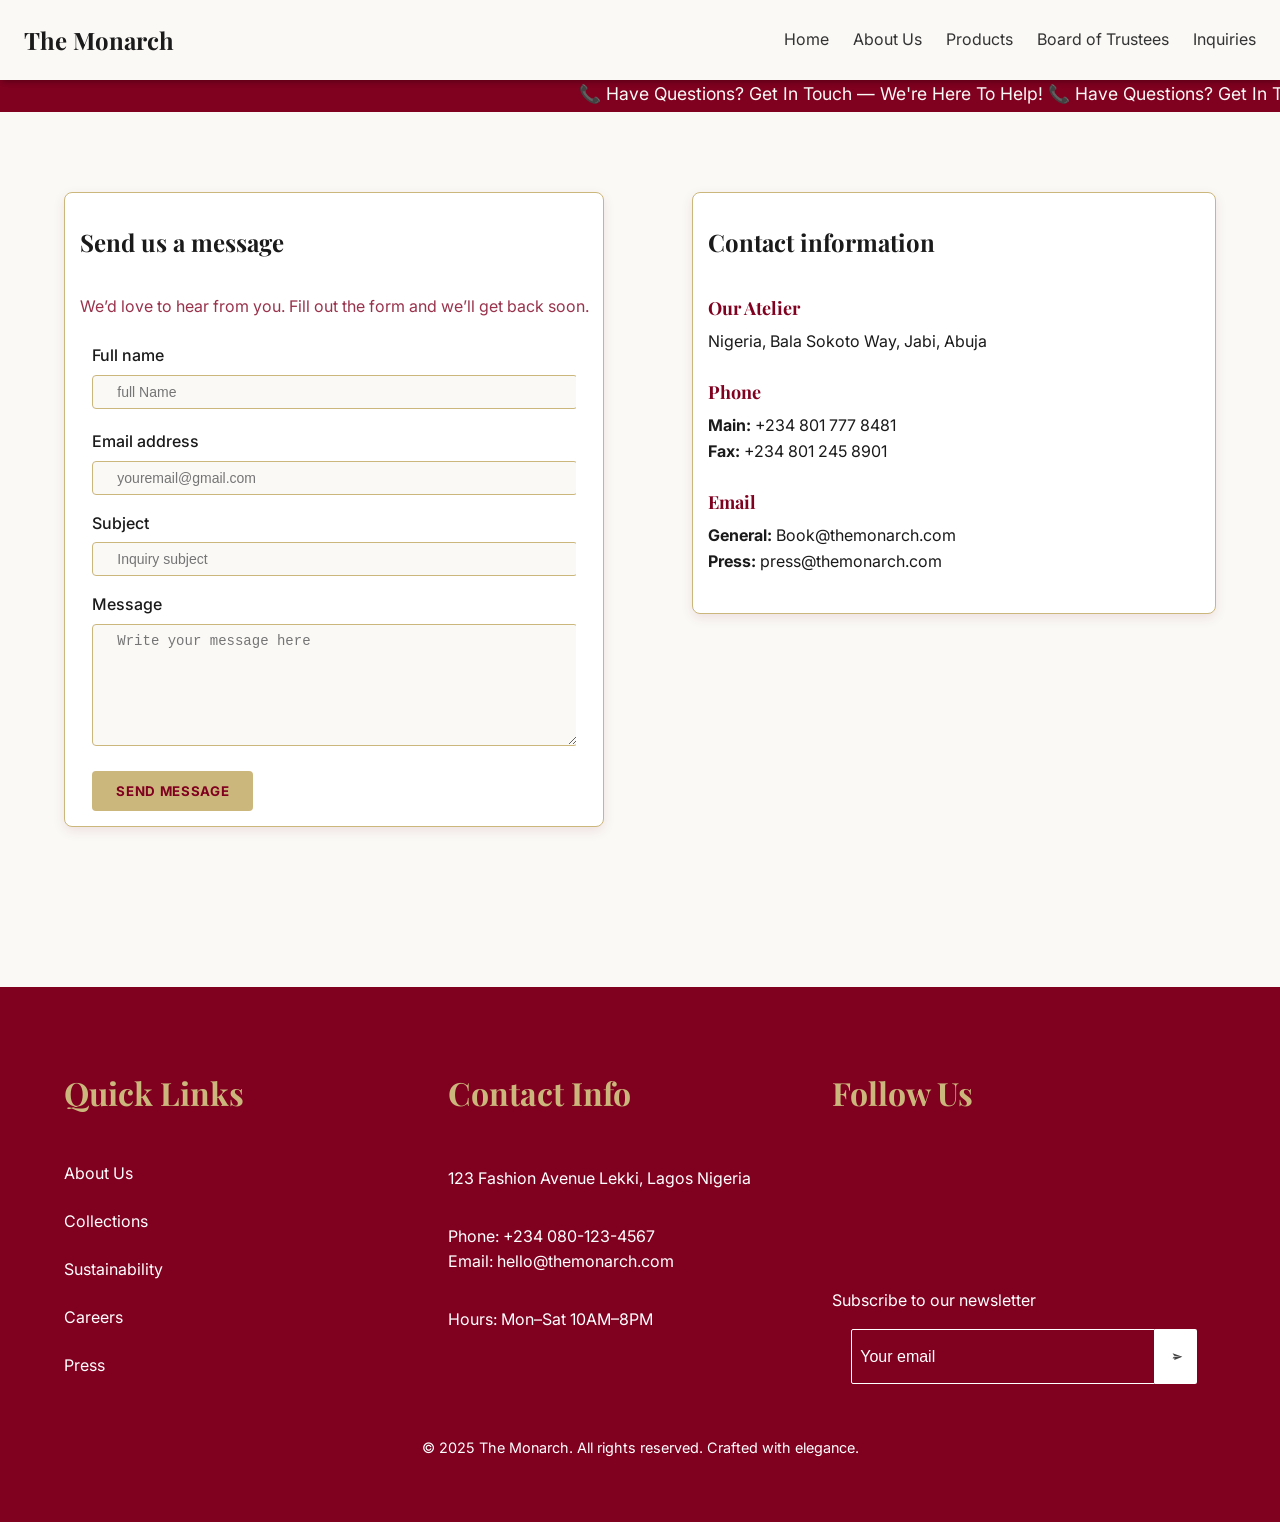
<file: contact.html>
<!DOCTYPE html>
<html lang="en">
  <head>
    <meta charset="UTF-8" />
    <meta name="viewport" content="width=device-width, initial-scale=1" />
    <title>The Monarch — Contact</title>
    <link rel="preconnect" href="https://fonts.googleapis.com" />
    <link rel="preconnect" href="https://fonts.gstatic.com" crossorigin />
  <link rel="stylesheet" href="./monarch_utilities.css" />
    <link
      href="https://fonts.googleapis.com/css2?family=Playfair+Display:wght@500;700&family=Inter:wght@400;500;600&display=swap"
      rel="stylesheet"
    />
    <link rel="stylesheet" href="./contact/style.css" />
  </head>
  <body>

  <link rel="stylesheet" href="./header/site-header.css">
  <header id="header" class="site-header" data-page="trustees"></header>
    <link rel="stylesheet" href="./assets/marquee.css">
    <div class="marquee" data-page="contact"></div>
    <script src="./assets/data.js"></script>
    <script src="./assets/marquee.js"></script>
  <script src="./header/site-header.js"></script>

    <main  class="page-wrapper">
      <!-- left: send us a message -->
      <div class="flex">
        <section class="contact-card" aria-labelledby="form-title">
          <h2 id="form-title">Send us a message</h2>
          <p class="subtitle">
            We’d love to hear from you. Fill out the form and we’ll get back
            soon.
          </p>

          <form action="#" method="post" novalidate>
            <div class="grid-2">
              <div>
                <label for="fullName">Full name</label>
                <input
                  id="fullName"
                  name="fullName"
                  type="text"
                  placeholder="full Name"
                  required
                />
              </div>
              <div>
                <label for="email">Email address</label>
                <input
                  id="email"
                  name="email"
                  type="email"
                  placeholder="youremail@gmail.com"
                  required
                />
              </div>
            </div>

            <div style="margin-top: 16px">
              <label for="subject">Subject</label>
              <input
                id="subject"
                name="subject"
                type="text"
                placeholder="Inquiry subject"
              />
            </div>

            <div style="margin-top: 16px">
              <label for="message">Message</label>
              <textarea
                id="message"
                name="message"
                placeholder="Write your message here"
              ></textarea>
            </div>

            <div style="margin-top: 18px">
              <button class="btn" type="submit">SEND MESSAGE</button>
            </div>
          </form>
        </section>

        <!-- right: contact information -->
        <aside class="contact-card" aria-labelledby="info-title">
          <h2 id="info-title">Contact information</h2>

          <div class="info-group">
            <div class="info-item">
              <h3>Our Atelier</h3>
              <div>Nigeria, Bala Sokoto Way, Jabi, Abuja</div>
            </div>

            <div class="info-item">
              <h3>Phone</h3>
              <div><strong>Main:</strong> +234 801 777 8481</div>
              <div><strong>Fax:</strong> +234 801 245 8901</div>
            </div>

            <div class="info-item">
              <h3>Email</h3>
              <div><strong>General:</strong> Book@themonarch.com</div>
              <div><strong>Press:</strong> press@themonarch.com</div>
            </div>
          </div>
        </aside>
      </div>
    </main>

    <link rel="stylesheet" href="./footer/footer.css" />
  <footer id="footer" data-page="home"></footer>
  <script src="./footer/footer.js"></script>
  </body>
</html>
</file>
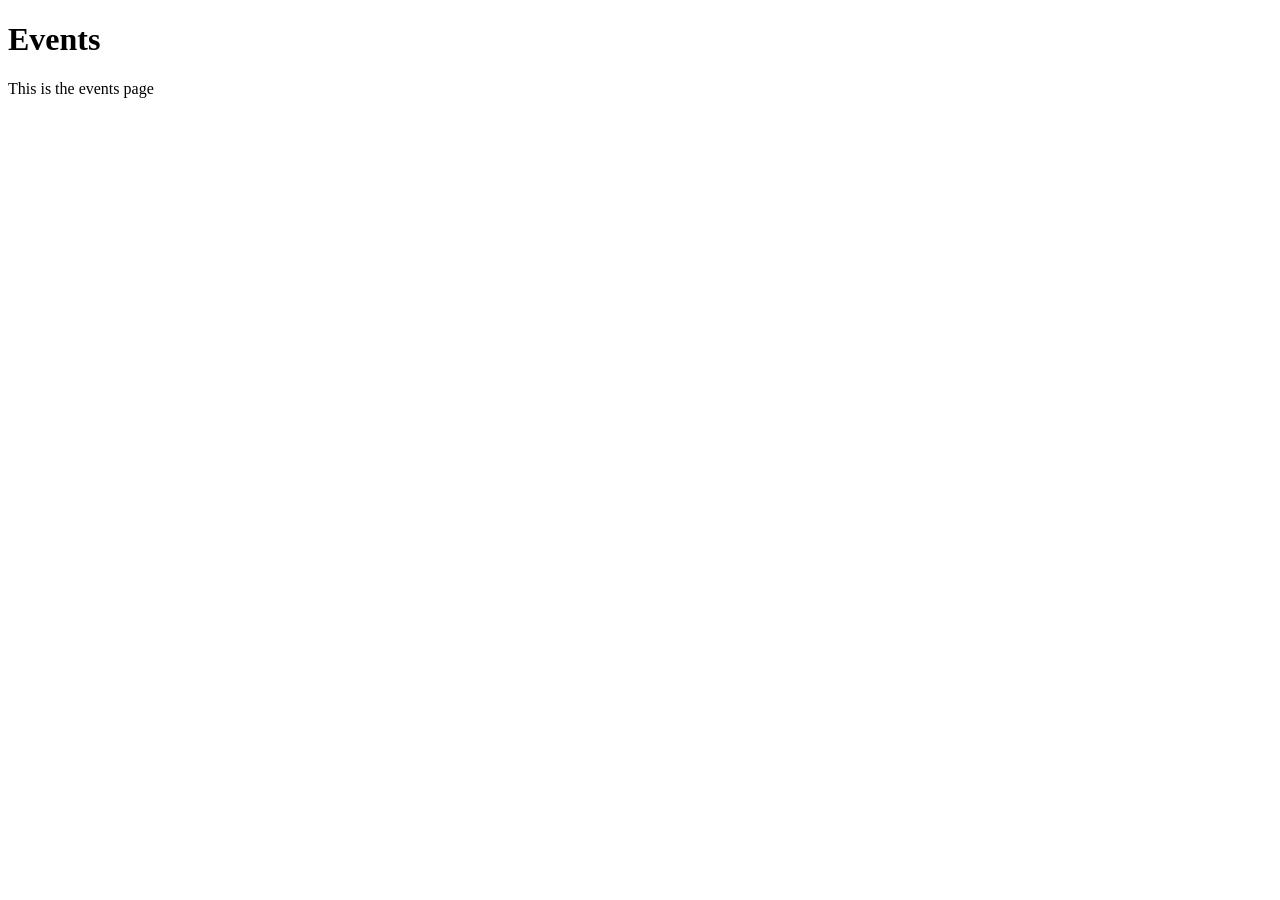
<file: events.html>
<!DOCTYPE html>
<html lang="en">
  <head>
    <meta charset="UTF-8" />
    <meta name="viewport" content="width=device-width, initial-scale=1.0" />
    <title>Events Page</title>
  </head>
  <body>
    <h1>Events</h1>
    <p>This is the events page</p>
  </body>
</html>
</file>
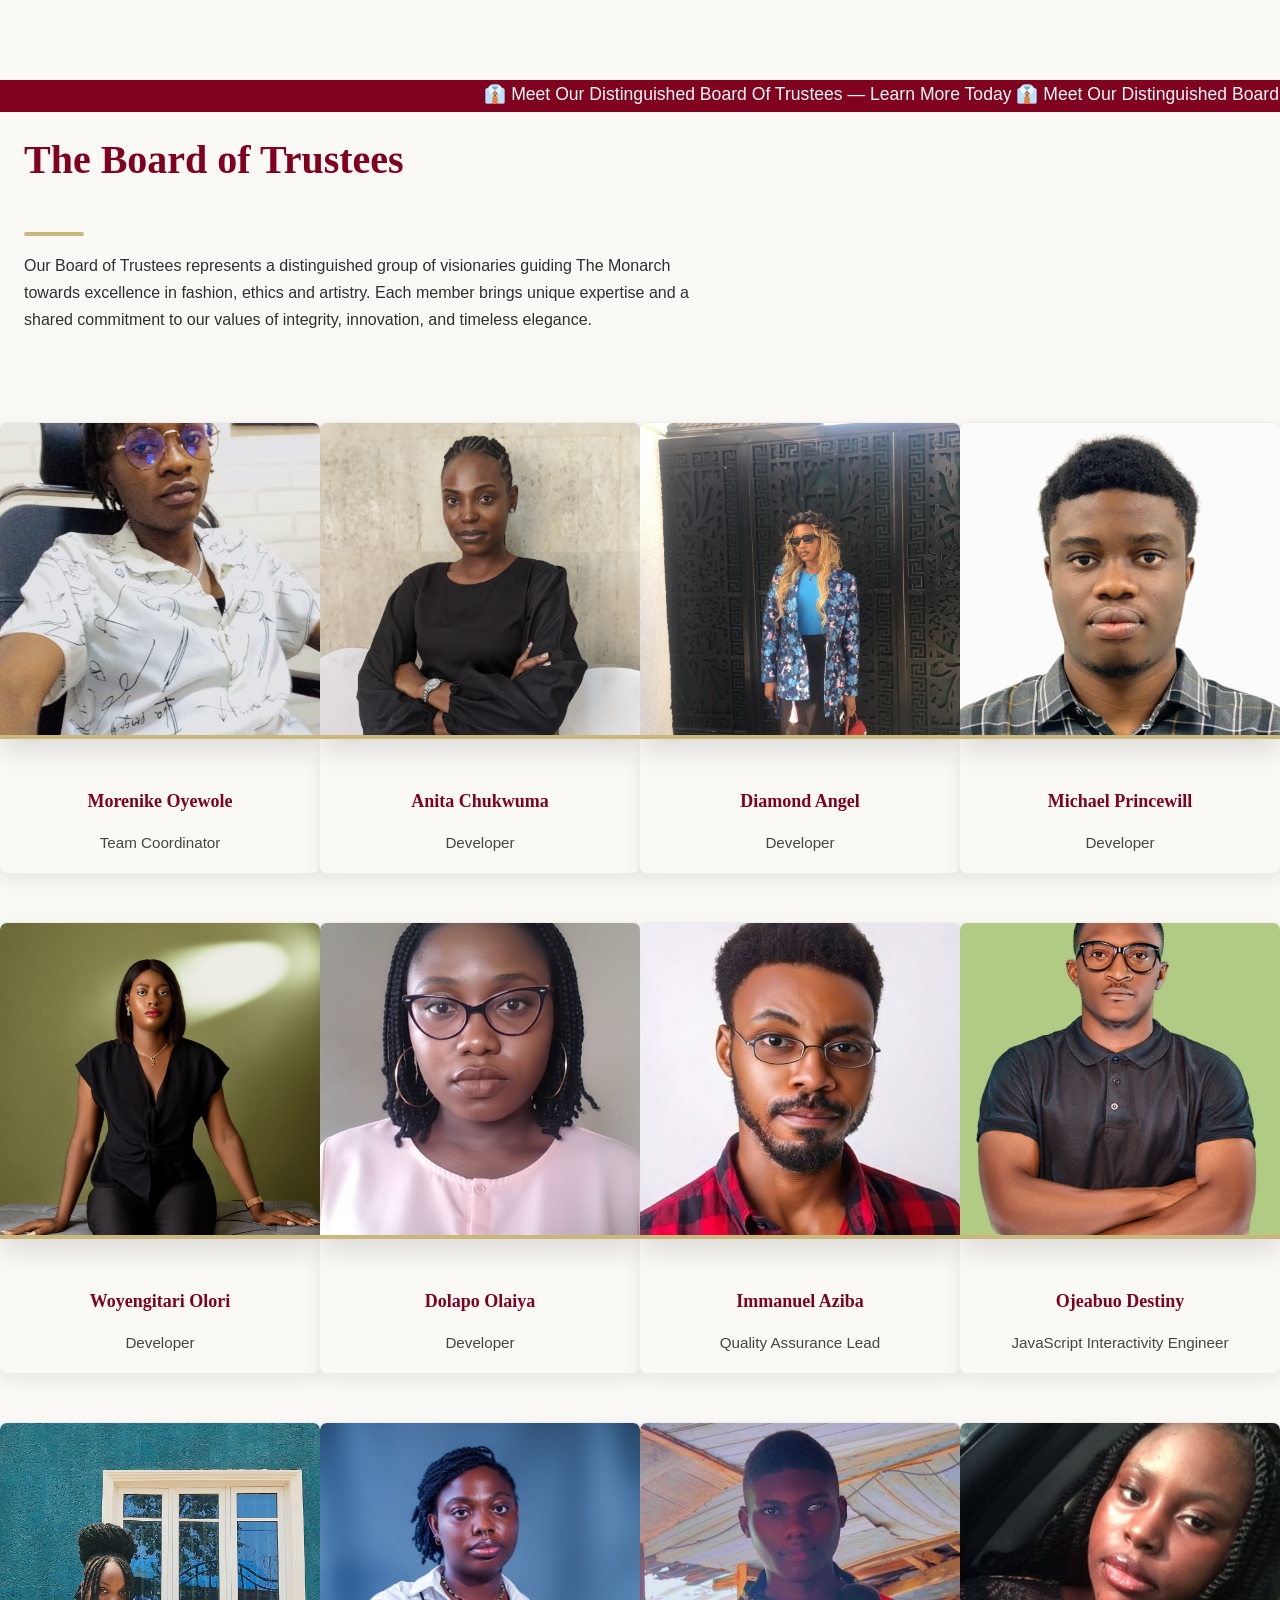
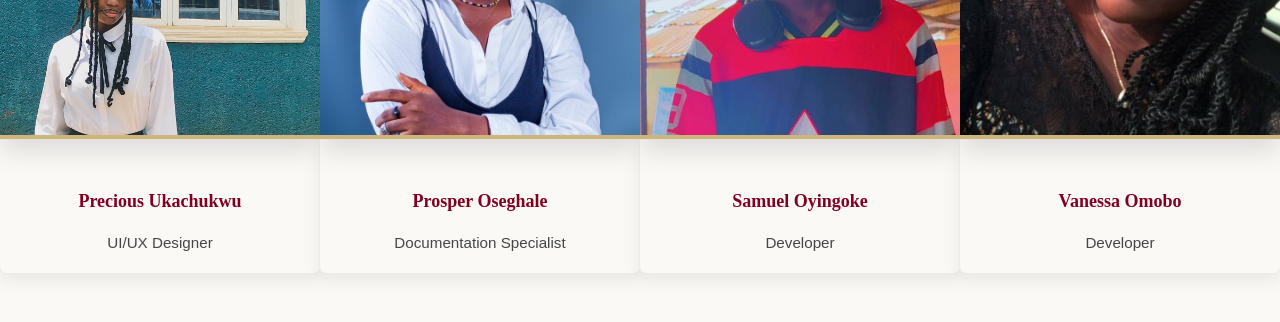
<file: board-of-trustees/board-of-trustees.html>
<!DOCTYPE html>
<html lang="en">
<head>
  <meta charset="UTF-8" />
  <meta name="viewport" content="width=device-width, initial-scale=1.0" />
  <title>Board of Trustees | Monarch Fashion</title>
  <link rel="stylesheet" href="../monarch_utilities.css" />
  <link rel="stylesheet" href="board-of-trustees.css" />
</head>
<body>
  
  <!-- Global Marquee -->
  <link rel="stylesheet" href="../assets/marquee.css">
  <div class="marquee" data-page="trustees"></div>
  <script src="../assets/data.js"></script>
  <script src="../assets/marquee.js"></script>

  
  <div class="page-wrapper">

    <header class="section-wrapper board-header">
      <h1 class="board-header">The Board of Trustees</h1>
      <hr class="divider"/>
      <p class="board-p">
        Our Board of Trustees represents a distinguished group of visionaries guiding The Monarch towards excellence in fashion, ethics and artistry. 
        Each member brings unique expertise and a shared commitment to our values of integrity, innovation, and timeless elegance.
      </p>
    </header>

  <section class="team-section section-wrapper">
    <div class="team-grid">
    <div class="member-card" data-member="1">
      <img src="Images/Morenike-Oyewole.jpg" alt="Morenike Oyewole" class="member-img">
      <div class="member-info">
        <h3 class="member-name">Morenike Oyewole</h3>
        <p class="member-role">Team Coordinator</p>
      </div>
    </div>

    <div class="member-card" data-member="2">
      <img src="Images/Anita Professional Pic .jpg" alt="Anita Chukwuma" class="member-img">
      <div class="member-info">
        <h3 class="member-name">Anita Chukwuma</h3>
        <p class="member-role">Developer</p>
      </div>
    </div>

    <div class="member-card" data-member="3">
      <img src="Images/DIAMOND ANGEL .jpg" alt="Diamond Angel" class="member-img">
      <div class="member-info">
        <h3 class="member-name">Diamond Angel</h3>
        <p class="member-role">Developer</p>
      </div>
    </div>

    <div class="member-card" data-member="4">
      <img src="Images/MICHAEL_PRINCEWILL.PNG" alt="Michael Princewill" class="member-img">
      <div class="member-info">
        <h3 class="member-name">Michael Princewill</h3>
        <p class="member-role">Developer</p>
      </div>
    </div>

    <div class="member-card" data-member="5">
      <img src="Images/Woyengitari Olori.jpg" alt="Woyengitari Olori" class="member-img">
      <div class="member-info">
        <h3 class="member-name">Woyengitari Olori</h3>
        <p class="member-role">Developer</p>
      </div>
    </div>

    <div class="member-card" data-member="6">
      <img src="Images/Dolapo Olaiya.png" alt="Dolapo Olaiya" class="member-img">
      <div class="member-info">
        <h3 class="member-name">Dolapo Olaiya</h3>
        <p class="member-role">Developer</p>
      </div>
    </div>

    <div class="member-card" data-member="7">
      <img src="Images/Manny Aziba Profile Pic 1.jpg" alt="Immanuel Aziba" class="member-img">
      <div class="member-info">
        <h3 class="member-name">Immanuel Aziba</h3>
        <p class="member-role">Quality Assurance Lead</p>
      </div>
    </div>

    <div class="member-card" data-member="8">
      <img src="Images/OJEABUO EMMANUEL (Richies).jpg" alt="Ojeabuo Destiny" class="member-img">
      <div class="member-info">
        <h3 class="member-name">Ojeabuo Destiny</h3>
        <p class="member-role">JavaScript Interactivity Engineer</p>
      </div>
    </div>

    <div class="member-card" data-member="9">
      <img src="Images/Precious Ukachukwu.jpg" alt="Precious Ukachukwu" class="member-img">
      <div class="member-info">
        <h3 class="member-name">Precious Ukachukwu</h3>
        <p class="member-role">UI/UX Designer</p>
      </div>
    </div>

    <div class="member-card" data-member="10">
      <img src="Images/Prosper OSEGHALE(Minnie Oladepo).jpg" alt="Prosper Oseghale" class="member-img">
      <div class="member-info">
        <h3 class="member-name">Prosper Oseghale</h3>
        <p class="member-role">Documentation Specialist</p>
      </div>
    </div>

    <div class="member-card" data-member="11">
      <img src="Images/Samuel Oyingoke.jpg" alt="Samuel Oyingoke" class="member-img">
      <div class="member-info">
        <h3 class="member-name">Samuel Oyingoke</h3>
        <p class="member-role">Developer</p>
      </div>
    </div>

    <div class="member-card" data-member="12">
      <img src="Images/Vanessa Omobo.jpg" alt="Vanessa Omobo" class="member-img">
      <div class="member-info">
        <h3 class="member-name">Vanessa Omobo</h3>
        <p class="member-role">Developer</p>
      </div>
    </div>
  </section>
</div>

  <!-- Modal -->
<div id="member-modal" class="modal-overlay">
  <div class="modal-content">
    <button class="modal-close-btn">&times;</button>
    
    <img id="modal-img" class="modal-img" alt="Member photo" />
    
    <div class="modal-info">
      <h2 id="modal-name" class="modal-name"></h2>
      <h4 id="modal-role" class="modal-role"></h4>
      <p id="modal-bio" class="modal-bio"></p>
    </div>
  </div>
</div>

<script src="board-of-trustees.js"></script>
</body>
</html>
</file>
<file: monarch_utilities.css>
/*
 * MONARCH FASHION WEBSITE - STYLING CONSISTENCY UTILITIES 
  * Role: Styling Consistency (CSS Foundation)
 * Focus: Unified structural properties for shared components (Card, Button, Modal).
 *
 * CRITICAL RULE: This file defines non-color structural properties and color variables.
 * It DOES NOT set background-color, border-color, or text color on components.
 * Developers must use the color variables in their component-specific CSS to define
 * the appearance (e.g., set .primary-btn { background-color: var(--color-burgundy); }).
 */

/* --- 1. CORE COLOR & TYPOGRAPHY VARIABLES (Must be defined for consistency) --- */
:root {
    /* Color Palette Variables (Ensures everyone uses the approved shades) */
    --color-cream: #Faf9f6;          /* Faf9f6 */
    --color-burgundy: #800020;      /* 800020 */
    --color-gold: #CBB67b;          /* CBB67b */
    --color-text: #1a1a1a;          /* 1a1a1a (Deep Black for primary text) */

    /* Typography */
    --font-heading: 'Playfair Display', serif; /* Elegant font for titles and large text */
    --font-body: 'Inter', sans-serif;         /* Clean, modern font for body content and interface */
    --base-font-size: 16px;

    /* Spacing & Sizing */
    --spacing-xs: 0.5rem;
    --spacing-sm: 1rem;
    --spacing-md: 1.5rem;
    --spacing-lg: 2rem;
    --spacing-xl: 3rem;
    --border-radius: 0.5rem; /* Standard rounded corners */
    --transition-speed: 0.25s;
}

/* --- 2. BASE STYLES & TYPOGRAPHY --- */

/* Consistent look for all text and background */
body {
    font-family: var(--font-body);
    font-size: var(--base-font-size);
    color: var(--color-text);
    background-color: var(--color-cream);
    line-height: 1.6;
    margin: 0;
}

/* Consistent look for all headings (font usage) */
h1, h2, h3, h4, h5, h6 {
    font-family: var(--font-heading);
    color: var(--color-text);
    margin-top: var(--spacing-sm);
    margin-bottom: var(--spacing-sm);
}

/* --- 3. SHARED COMPONENTS: CARD (Based on product grid and board member layout) --- */

/* Defines universal padding, rounded corners, and a very subtle shadow. */
.card {
    display: flex;
    flex-direction: column;
    overflow: hidden; 
    border-radius: var(--border-radius);
    padding: var(--spacing-md); /* Consistent inner padding */
    box-shadow: 0 4px 10px rgba(0, 0, 0, 0.05); /* Subtle lift */
    background-color: white; /* Structural light background for contrast */
    height: 100%;
    transition: transform var(--transition-speed) ease-in-out;
    border: 1px solid rgba(0, 0, 0, 0.05); /* Very light boundary line, visible on cream background */
}

.card:hover {
    transform: translateY(-3px); /* Consistent lift on hover */
    box-shadow: 0 8px 15px rgba(0, 0, 0, 0.1);
}

/* --- 4. SHARED COMPONENTS: BUTTONS (Ensures consistent width, height, and responsiveness) --- */

/* Base button styling for all interactive elements (shape, padding, font structure) */
.btn {
    display: inline-flex;
    align-items: center;
    justify-content: center;
    min-width: 150px; /* Ensures a minimum click target size based on sample site look */
    padding: 0.75rem 1.75rem; /* Consistent vertical and horizontal padding */
    border: 2px solid; /* Mandatory 2px border, color to be defined by page-specific CSS */
    border-radius: var(--border-radius);
    font-family: var(--font-body);
    font-weight: 600; /* Semi-bold for high visibility */
    text-transform: uppercase;
    letter-spacing: 0.05em; /* Subtle spacing for luxury feel */
    text-decoration: none;
    cursor: pointer;
    transition: all var(--transition-speed) ease-in-out;
}

/* Primary Button Structure (Solid fill look) - COLOR MUST BE ADDED BY DEVELOPER */
.primary-btn {
    /* Developers MUST define: background-color, color, and border-color here (e.g., burgundy fill). */
    /* Structural defaults only — colors must be provided by component/theme CSS. */
    white-space: nowrap; /* Prevent label wrapping for consistent button shape */
    padding-inline: 1.75rem;
    padding-block: 0.75rem;
    align-items: center;
    justify-content: center;
    /* Use custom properties or component-specific CSS to supply colors and borders. */
}

.primary-btn:hover {
    opacity: 0.95; /* Consistent slight dimming on hover */
    transform: translateY(-1px);
    box-shadow: 0 4px 8px rgba(0, 0, 0, 0.1); /* Consistent hover shadow */
}

/* Secondary Button Structure (Outline look) - COLOR MUST BE ADDED BY DEVELOPER */
.secondary-btn {
    background-color: transparent; /* Ensures it is always an outline style */
    /* Developers MUST define: color and border-color here (e.g., gold text/border). */
}

.secondary-btn:hover {
    background-color: rgba(26, 26, 26, 0.05); /* Consistent subtle background on hover for outline buttons */
    opacity: 1;
}

/* --- 5. SHARED COMPONENTS: MODAL (Overlay and Content Container) --- */

/* The full-screen overlay for the modal (Structure only) */
.modal-overlay {
    position: fixed;
    top: 0;
    left: 0;
    width: 100%;
    height: 100%;
    background-color: rgba(0, 0, 0, 0.7); /* Consistent dark overlay */
    display: flex;
    justify-content: center;
    align-items: center;
    z-index: 1000;
    opacity: 0;
    visibility: hidden;
    transition: opacity var(--transition-speed) ease;
}

/* Class to show the modal (toggled by JavaScript) */
.modal-overlay.is-open {
    opacity: 1;
    visibility: visible;
}

/* The actual content box for the modal (Structure only) */
.modal-content {
    background-color: var(--color-cream);
    padding: var(--spacing-xl); /* Generous, consistent padding */
    border-radius: var(--border-radius);
    max-width: 700px; /* Consistent maximum width for detail views */
    max-height: 90%;
    overflow-y: auto;
    box-shadow: 0 10px 25px rgba(0, 0, 0, 0.3);
    transform: scale(0.95);
    transition: transform var(--transition-speed) ease;
    position: relative;
}

/* Consistent style for the close button within the modal */
.modal-close-btn {
    position: absolute;
    top: var(--spacing-md);
    right: var(--spacing-md);
    background: none;
    border: none;
    font-size: 1.5rem;
    cursor: pointer;
    color: var(--color-text);
    line-height: 1;
    transition: color var(--transition-speed) ease;
}

.modal-close-btn:hover {
    color: var(--color-burgundy); /* Using burgundy for the close icon hover is a safe, universal accent */
}

/* --- 6. LAYOUT WRAPPERS (New additions for page and section structure) --- */

/* Page Wrapper: Used to constrain the overall content width and center it on large screens. */
.page-wrapper {
    max-width: 1440px; /* Consistent max width for content readability on desktop */
    margin: 0 auto; /* Center the wrapper horizontally */
    padding: 0 var(--spacing-md); /* Consistent horizontal padding for mobile/tablet */
}

/* Section Wrapper: Used to define consistent vertical spacing between major page sections. */
.section-wrapper {
    padding-top: var(--spacing-xl); /* Generous top padding for separation */
    padding-bottom: var(--spacing-xl); /* Generous bottom padding for separation */
    /* Note: Use .page-wrapper inside this to constrain content, or apply this to content inside .page-wrapper. */
}
</file>
<file: contact/style.css>
/* Header */
header {
  display: flex;
  justify-content: space-between;
  align-items: center;
  padding: 24px 60px;
  background-color: #800020;
  color: #faf9f6;
}

.brand {
  display: flex;
  align-items: center;
  font-family: "Playfair Display", serif;
  font-size: 24px;
  font-weight: 700;
}

.brand-logo {
  background-color: #cbb67b;
  color: #800020;
  border-radius: 50%;
  width: 40px;
  height: 40px;
  display: grid;
  place-items: center;
  margin-right: 12px;
  font-weight: bold;
}

.nav a {
  margin-left: 24px;
  text-decoration: none;
  color: #faf9f6;
  font-weight: 500;
}

.nav a[aria-current="page"] {
  border-bottom: 2px solid #cbb67b;
}

/* Marquee */
.marquee-bar {
  background-color: #cbb67b;
  color: #800020;
  padding: 8px 0;
  font-weight: bold;
  text-align: center;
}

/* Main Layout */
/* main {
  display: flex;
  flex-wrap: wrap;
  gap: 40px;
  padding: 60px;
} */

/* Card Sections */
.contact-card {
  background-color: #fff;
  border: 1px solid #cbb67b;
  border-radius: 8px;
  box-shadow: 0 4px 12px rgba(128, 0, 32, 0.1);
  width: 100%;
  display: flex;
  flex-direction: column;
  flex-wrap: wrap;
  overflow: hidden;
  padding: .9rem;
}

form {
  width: 95%;
  margin: 0 auto;
  overflow: hidden;
}

.card h2 {
  font-size: 28px;
  margin-bottom: 12px;
  color: #800020;
}

.subtitle {
  margin-bottom: 24px;
  color: #800020;
  opacity: 0.8;
}

/* Form Styles */
form label {
  display: block;
  margin-bottom: 6px;
  font-weight: 500;
}

form input,
form textarea {
  width: 90%;
  line-height: 2rem;
  padding: 0 1.5rem;
  border: 1px solid #cbb67b;
  border-radius: 4px;
  background-color: #faf9f6;
  color: #800020;
  font-size: 14px;
}

form textarea {
  min-height: 120px;
  resize: vertical;
}

.grid-2 {
  display: flex;
  flex-direction: column;
  gap: 20px;
}

.btn {
  background-color: #cbb67b;
  color: #800020;
  border: none;
  padding: 12px 24px;
  font-weight: bold;
  border-radius: 4px;
  cursor: pointer;
  transition: background-color 0.3s ease;
}

.btn:hover {
  background-color: #b0a06a;
}

/* Contact Info */
.info-group .info-item {
  margin-bottom: 24px;
}

.info-item h3 {
  font-size: 18px;
  margin-bottom: 6px;
  color: #800020;
}

/* Footer */
footer {
  background-color: #800020;
  color: #faf9f6;
  padding: 40px 60px;
}

.footer-wrap {
  max-width: 1200px;
  margin: auto;
}

.footer-cols {
  display: flex;
  flex-wrap: wrap;
  gap: 40px;
}

.footer-cols h4 {
  color: #cbb67b;
  margin-bottom: 12px;
  font-size: 18px;
}

.footer-list {
  display: flex;
  flex-direction: column;
  gap: 8px;
}

.footer-list a,
.footer-list span {
  color: #faf9f6;
  text-decoration: none;
}

.footer-list a:hover {
  text-decoration: underline;
}

.muted {
  opacity: 0.8;
  margin-bottom: 12px;
}

.social {
  display: flex;
  gap: 12px;
}

.icon {
  background-color: #cbb67b;
  color: #800020;
  width: 32px;
  height: 32px;
  border-radius: 50%;
  display: grid;
  place-items: center;
  font-weight: bold;
  cursor: pointer;
}

.icon:hover {
  background-color: #b0a06a;
}

.copyright {
  text-align: center;
  margin-top: 40px;
  font-size: 14px;
  color: #cbb67b;
}

.flex {
  display: flex;
  flex-direction: column;
  gap: 3rem;
  padding: 8rem 0;
  align-items: center;
}
.flex .card {
  width: 100%;
}

@media (min-width: 900px) {
  .flex {
    flex-direction: row;
    justify-content: space-evenly;
    align-items: flex-start;
    padding: 10rem 0;
  }
  .contact-card {
    max-width: 40%;
    min-width: max-content;
  }
}
</file>
<file: header/site-header.css>
/* Base container and logo */
body {
  /* margin: 0; */
  transition: overflow 0.3s;
  scrollbar-width: none;
  -ms-overflow-style: none;
}

body::-webkit-scrollbar {
  display: none;
}

#header {
  position: fixed;
  width: 100%;
  z-index: 900;
  display: flex;
  flex-direction: row;
  justify-content: center;
  padding: 0;
  height: 5rem;
  border: none;
  box-shadow: 0 4px 6px -2px rgba(0, 0, 0, 0.3);
  background-color: var(--color-cream);
}

.header-container {
  max-width: 1440px;
  width: 98%;
  margin: 0 auto;
  padding: 0 var(--spacing-md); 
  display: flex;
  justify-content: space-between;
  align-items: center;
  position: relative;
  z-index: 2000; /* make sure container is above drawer toggle */
}

.logo {
  font-size: 1.5rem;
  font-weight: bold;
}

/* Drawer toggle button */
#menu-toggle {
  display: none;
}

.menu-toggle-label {
  display: block;
  cursor: pointer;
  z-index: 2001; /* above drawer */
}

.menu-icon {
  display: block;
  width: 24px;
  height: 2px;
  background: #333;
  position: relative;
  transition: all 0.3s;
}

.menu-icon::before,
.menu-icon::after {
  content: '';
  position: absolute;
  width: 24px;
  height: 2px;
  background: #333;
  transition: all 0.3s;
}

.menu-icon::before {
  top: -8px;
}

.menu-icon::after {
  top: 8px;
}

/* Drawer menu (mobile) */
.nav-menu {
  display: none; /* hidden by default */
  position: fixed;
  top: 0;
  right: 0;
  width: 100vw;
  height: 100vh;
  background-color: white;
  z-index: 2000;
  flex-direction: column;
  justify-content: center;
  overflow-y: auto;
}
#menu-toggle:checked ~ body {
  overflow-y: hidden;
}
#menu-toggle:checked ~ .menu-toggle-label {
  position: fixed;
  /* left: ; */
  right: 1rem;
}
/* Show drawer when checkbox is checked */
#menu-toggle:checked ~ .nav-menu {
  display: flex;
}

/* Disable page scroll when drawer is open */
#menu-toggle:checked ~ .nav-menu {
  overflow-y: auto;
}
#menu-toggle:checked ~ .nav-menu,
#menu-toggle:checked ~ body {
  overflow: hidden; /* stop body scrolling */
}

/* List inside drawer */
.nav-menu ul.nav-list {
  list-style: none;
  margin: 0;
  padding: 0;
  display: flex;
  flex-direction: column;
  gap: 20px;
  align-items: center;
}

.nav-menu ul.nav-list li {
  width: 100%;
  text-align: center;
}

.nav-menu ul.nav-list li a {
  display: block;
  text-decoration: none;
  color: #333;
  font-size: 1.2rem;
  padding: 12px 0;
  transition: color 0.3s;
}

.nav-menu ul.nav-list li a:hover {
  color: var(--color-gold);
}

/* Animate hamburger to X */
#menu-toggle:checked + label .menu-icon {
  background: transparent;
}

#menu-toggle:checked + label .menu-icon::before {
  transform: rotate(45deg) translate(5px, 5px);
}

#menu-toggle:checked + label .menu-icon::after {
  transform: rotate(-45deg) translate(5px, -5px);
}

/* Desktop menu */
@media (min-width: 640px) {
  .menu-toggle-label {
    display: none;
  }

  .nav-menu {
    display: flex;
    position: static;
    flex-direction: row;
    height: auto;
    width: auto;
    padding: 0;
    gap: 24px;
    box-shadow: none;
    transition: none;
    right: auto;
    background-color: transparent;
  }

  .nav-menu ul.nav-list {
    flex-direction: row;
    gap: 24px;
    align-items: center;
  }

  .nav-menu ul.nav-list li a {
    padding: 0;
    font-size: 1rem;
    margin: 0;
    width: max-content
  }
}
</file>
<file: assets/marquee.css>
/* /assets/marquee.css */
.marquee {
  position: relative;
  overflow: hidden;
  white-space: nowrap;
  background: #800020;
  color: #faf9f6;
  /* padding: 12px 0; */
  height: 2rem;
  display: flex;
  justify-content: center;
  font-size: 1.1rem;
  text-transform: capitalize;
  top:5rem;
}

.marquee-inner {
  display: inline-block;
  padding-left: 100%;
  animation: scroll var(--marquee-speed, 15s) linear infinite;
}

@keyframes scroll {
  0% { transform: translateX(0); }
  100% { transform: translateX(-100%); }
}

.marquee:hover .marquee-inner {
  animation-play-state: paused;
}
</file>
<file: footer/footer.css>
#footer {
    padding: 3rem 0;
    background-color: var(--color-burgundy);
    display: flex;
    flex-direction: column;
    width: 100%;
}

.footer-container {
    max-width: 1440px;
    display: flex;
    flex-direction: column;
    align-items: center;
    width: 90%;
}

.footer-container > .footer-column {
    width: 90%;
    height: max-content;
    display: flex;
    flex-direction: column;
}

.footer-container > .footer-column > h3 {
    font-style: bold;
    /* font-size: 1rem; */
    color: var(--color-gold);
    padding: 1rem 0;
    font-size: 2rem;
}

.footer-container > .footer-column {
    color: #fff;
}

.footer-container > .footer-column > ul {
        list-style: none;
        margin: 0;
        padding: 0;
        display: flex;
        flex-direction: column;
    }

        .footer-container > .footer-column > ul > li {
            height: max-content;
            width: max-content;
            padding: .7rem 0;
        }

    .footer-container > .footer-column > ul > li > a {
        text-decoration: none;
        color: #fff;
       padding: 2rem 0;
    }

    .footer-container > .footer-column > p {
       
    }

    .footer-bottom {
        color: #fff;
        font-size: 0.9rem;
        margin-top: 2rem;
    }

    .newsletter  {
        margin-top: 6rem;
    }

    .newsletter > form  {
        display: flex;
        flex-direction: row;
        width: 90%;
    }

    .newsletter > form > input {
        padding: .9rem .5rem;
        line-height: 1.5rem;
        font-size: 1rem;
        background-color: transparent;
        outline: none;
        border: 1px solid #fff;
        border-radius: 2px 0 0 2px;
        color: #fff;
        flex:1;
    }

    .newsletter > form > input::placeholder {
        color: #fff;
    }


    .newsletter > form > button {
        background-color: #fff;
        border: 0;
        padding: 0 1rem;
        border-radius: 0 2px 2px 0;
    }

    .newsletter > form > button > svg {
        fill: #000;
        transform: rotate(45deg);
        width: 10px;
        height: 10px;
    }

    .social-icons  {
        width: 100%;
        display: flex;
        flex-direction: row;
        row-gap: 4rem;
    }

    .social-icons > a {
        color: #fff;
    }

    .social-icons > a > i {
        margin-right: 2rem;
    }

    .social-icons > a > i::before {
        font-size: 2rem;
    }


@media (min-width: 640px) {
    #footer {
        align-items: center;
    }

    .footer-container {
        display: flex;
        flex-direction: row;
        justify-content: center;
        align-items: flex-start;
    }
}
</file>
<file: board-of-trustees/board-of-trustees.css>
/* ---------- PAGE WRAPPER ---------- */
.board-page {
    background-color: var(--color-cream);
    color: var(--color-text);
}

/* ---------- PAGE HEADER ---------- */
.board-header {
    text-align: left;
    max-width: 850px;
    margin: 0 auto;
    padding-top: var(--spacing-xl);
    padding-bottom: var(--spacing-md);
}

.board-header h1 {
    font-family: var(--font-heading);
    color: var(--color-burgundy);
    font-size: 2.5rem;
    margin-bottom: var(--spacing-xs);
}

.board-header p.board-p {
    font-family: var(--font-body);
    font-size: 1rem;
    line-height: 1.7;
    opacity: 0.9;
    max-width: 700px;
    text-align: left;
}

.divider {
    width: 60px;
    height: 4px;
    background-color: var(--color-gold);
    border: none;
    margin: var(--spacing-sm) 0;
    border-radius: var(--border-radius);
}
/* ---------- TEAM GRID ---------- */
.team-section {
    background-color: var(--color-cream);
    padding-block: var(--spacing-xl);
}

.team-grid {
    display: grid;
    grid-template-columns: repeat(auto-fit, minmax(270px, 1fr));
    gap: var(--spacing-xl);
    justify-items: center;
}

/* ---------- MEMBER CARD ---------- */
.member-card {
  background-color: var(--color-cream);
  border-radius: var(--border-radius);
  overflow: hidden;
  text-align: center;
  box-shadow: 0 6px 18px rgba(0, 0, 0, 0.08);
  transition: transform var(--transition-speed) ease,
              box-shadow var(--transition-speed) ease;
  cursor: pointer;
  width: 320px; 
  height: 450px; 
  border: 1px solid rgba(0, 0, 0, 0.05);
  display: flex;
  flex-direction: column;
  flex-shrink: 0; 
}

.member-card img.member-img {
  width: 100% !important;
  height: 320px !important;
  object-fit: cover !important;
  display: block;
  border-bottom: 4px solid var(--color-gold);
  flex-shrink: 0;
  transform: translateY(-8px);
  box-shadow: 0 12px 25px rgba(0, 0, 0, 0.12);
}

.member-card img.member-img:hover {
  transform: translateY(-12px) scale(1.05);
  box-shadow: 0 18px 35px rgba(0, 0, 0, 0.2);
}

.member-card:hover {
    transform: translateY(-8px);
    box-shadow: 0 12px 25px rgba(0, 0, 0, 0.12);
}

/* ---------- MEMBER TEXT ---------- */
.member-info {
    padding: var(--spacing-md);
}

.member-name {
    font-family: var(--font-heading);
    color: var(--color-burgundy);
    font-size: 1.125rem;
    margin-bottom: var(--spacing-xs);
}

.member-role {
    font-family: var(--font-body);
    color: var(--color-text);
    font-size: 0.95rem;
    opacity: 0.8;
}

/* ---------- BIO MODAL ---------- */
.modal-overlay {
    position: fixed;
    inset: 0;
    background-color: rgba(0, 0, 0, 0.6);
    display: flex;
    justify-content: center;
    align-items: center;
    z-index: 2000;
    opacity: 0;
    visibility: hidden;
    transition: opacity var(--transition-speed) ease;
}

.modal-content {
    background-color: var(--color-cream);
    padding: var(--spacing-xl);
    border-radius: var(--border-radius);
    max-width: 600px;
    width: 90%;
    box-shadow: 0 10px 25px rgba(0, 0, 0, 0.25);
    position: relative;
    text-align: center;
}

.modal-close-btn {
    position: absolute;
    top: var(--spacing-sm);
    right: var(--spacing-sm);
    background: none;
    border: none;
    font-size: 1.5rem;
    color: var(--color-text);
    cursor: pointer;
    transition: color var(--transition-speed) ease;
}

.modal-close-btn:hover {
    color: var(--color-burgundy);
}

/* Modal internal elements */
.modal-img {
    width: 120px;
    height: 120px;
    border-radius: 50%;
    object-fit: cover;
    margin-bottom: var(--spacing-sm);
    border: 3px solid var(--color-gold);
}

.modal-name {
    font-family: var(--font-heading);
    font-size: 1.5rem;
    color: var(--color-burgundy);
}

.modal-role {
    color: var(--color-gold);
    font-weight: 500;
    margin-bottom: var(--spacing-xs);
}

.modal-bio {
    font-family: var(--font-body);
    font-size: 0.95rem;
    color: var(--color-text);
    line-height: 1.6;
}

@media (min-width: 640px) {
    .board-header {
        margin: 0;
    }
}
</file>
